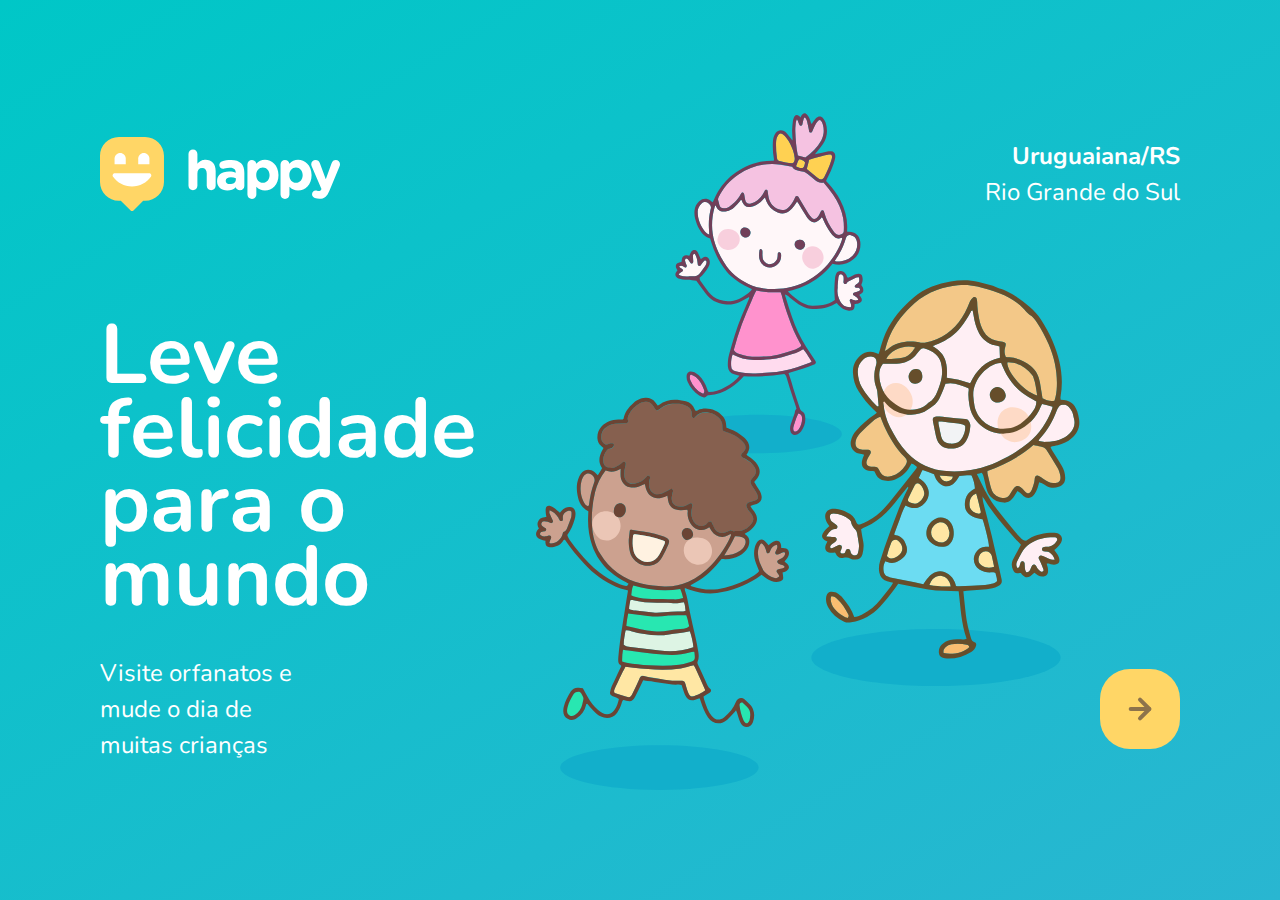
<file: index.html>
<!DOCTYPE html>
<html lang="pt-BR">
  <head>
    <meta charset="UTF-8" />
    <meta name="viewport" content="width=device-width, initial-scale=1.0" />
    <title>Happy</title>

    <link rel="icon" href="./public/images/logo-icon.png" />

    <link rel="stylesheet" href="./public/css/main.css" />
    <link rel="stylesheet" href="./public/css/animations.css" />
    <link rel="stylesheet" href="./public/css/page-landing.css" />

    <link href="https://fonts.googleapis.com/css2?family=Nunito:wght@400;600;800&display=swap" rel="stylesheet">
  </head>

  <body>
    <div id="page-landing">
      <div id="container">
        <header>
          <img class="animate-up" id="logo" src="./public/images/logo.svg" alt="Logomarca de Happy" />

          <div class="location animate-up">
            <strong>Uruguaiana/RS</strong>
            <p>Rio Grande do Sul</p>
          </div>
        </header>
        <main>
          <h1 class="animate-up">Leve felicidade para o mundo</h1>

          <section class="visit">
            <p class="animate-up">Visite orfanatos e mude o dia de muitas crianças</p>

            <a href="#" title="Visite orfanatos" class="animate-up">
              <img src="./public/images/arrow.svg" alt="Ir para o mapa" />
            </a>
          </section>
        </main>
      </div>
    </div>
  </body>
</html>
</file>
<file: public/css/main.css>
* {
    margin: 0;
    padding: 0;
    box-sizing: border-box;
}

body {
    height: 100vh;
    color: white;
    background: #EBF2F5;

}

:root {
    font-size: 62.5%;
}

body, input, button, textarea {
    font: 400 1.8rem/1 'Nunito', sans-serif;
}
</file>
<file: public/css/animations.css>
/* animações */
@keyframes up {
    from {
        opacity: 0;
        transform: translateY(16px);
    }
    to {
        opacity: 1;
        transform: translateY(0);
    }
}

@keyframes right {
    from {
        transform: translateX(-100%);
    }
    to {
        transform: translateX(0);
    }
}

@keyframes appear {
    from {
        opacity: 0;
    }
    to {
        opacity: 1;
    }
}

.animate-up {
    animation-name: up;
    animation-duration: 300ms;
    animation-fill-mode: backwards;
}

.animate-right {
    animation-name: right;
    animation-duration: 800ms;
}

.animate-appear {
    animation-name: appear;
    animation-duration: 500ms;
    animation-fill-mode: backwards;
}
</file>
<file: public/css/page-landing.css>
#page-landing {
    background: linear-gradient(329.54deg, #29b6d1 0%, #00c7c7 100%);

    text-align: center;
    min-height: 100vh;

    display: flex;
}

#container {
    margin: auto;

    width: min(90%, 112rem);
}

.location, h1, .visit p {
    height: 16vh;
}

.visit a {
    width: 8rem;
    height: 8rem;
    background: #ffd666;

    border: none;
    border-radius: 3rem;

    display: flex;
    align-items: center;
    justify-content: center;
    margin: auto;

    transition: background 1s;
}

.visit a:hover {
    background: #96feff;
}

#logo {
    animation-delay: 50ms;
}

.location {
    animation-delay: 100ms;
}

main h1 {
    animation-delay: 150ms;
}

.visit p {
    animation-delay: 200ms;
}

.visit a {
    animation-delay: 250ms;
}

/* desktop version */

@media (min-width: 760px) {
    #container {
        padding: 5rem 2rem;
        background: url("../images/bg.svg") no-repeat 80% / clamp(30rem, 54vw, 56rem);
    }
    header {
        display: flex;
        align-items: center;
        justify-content: space-between;
    }

    .location, h1, .visit p {
        height: initial;
        text-align: initial;
    }

    .location {
        text-align: right;
        font-size: 2.4rem;
        line-height: 1.5;
    }

    main h1 {
        font-size: clamp(4rem, 8vw, 8.4rem);
        font-weight: bold;
        line-height: .88;

        margin: clamp(10%, 9vh, 12%) 0 4rem;

        width: min(300px, 80%);
    }

    .visit {
        display: flex;
        align-items: center;
        justify-content: space-between;
    }

    .visit p {
        font-size: 2.4rem;
        line-height: 1.5;
        width: clamp(20rem, 20vh, 30rem);
    }

    .visit a {
        margin: initial;
    }
}
</file>
